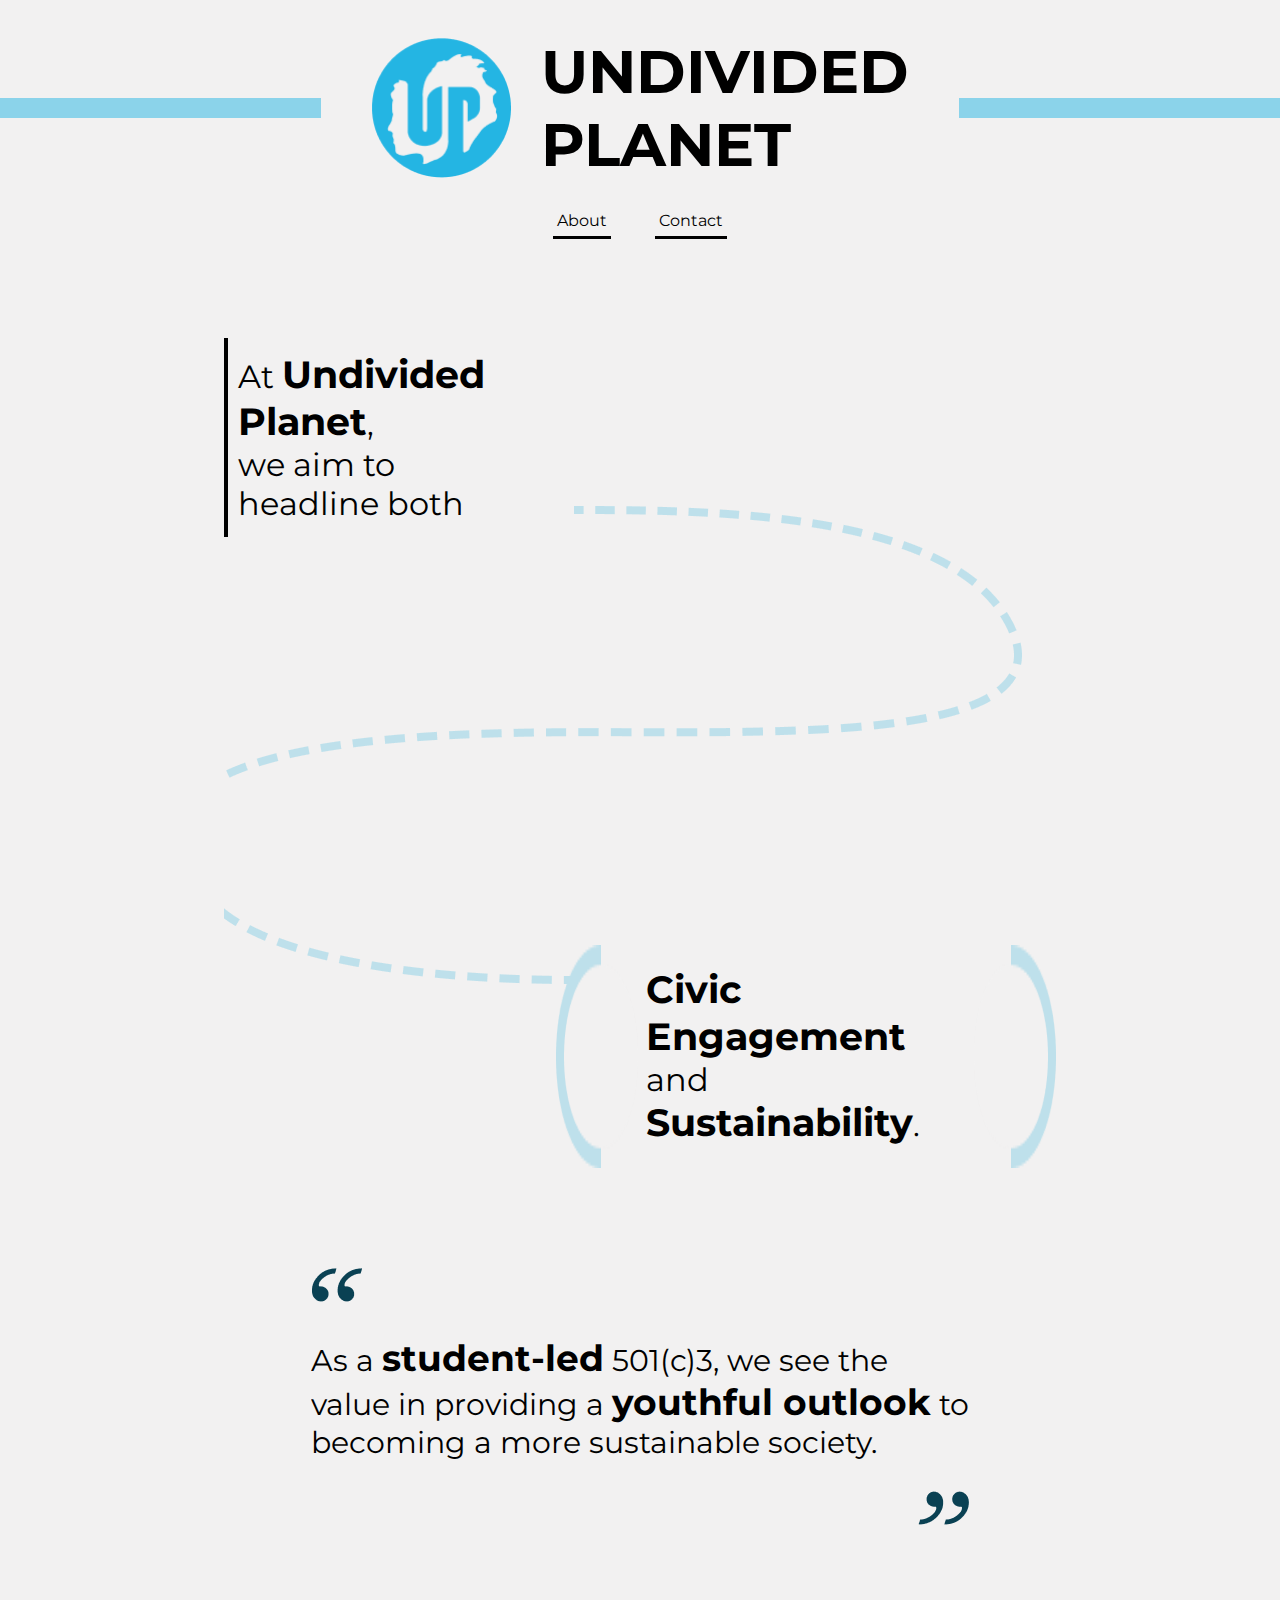
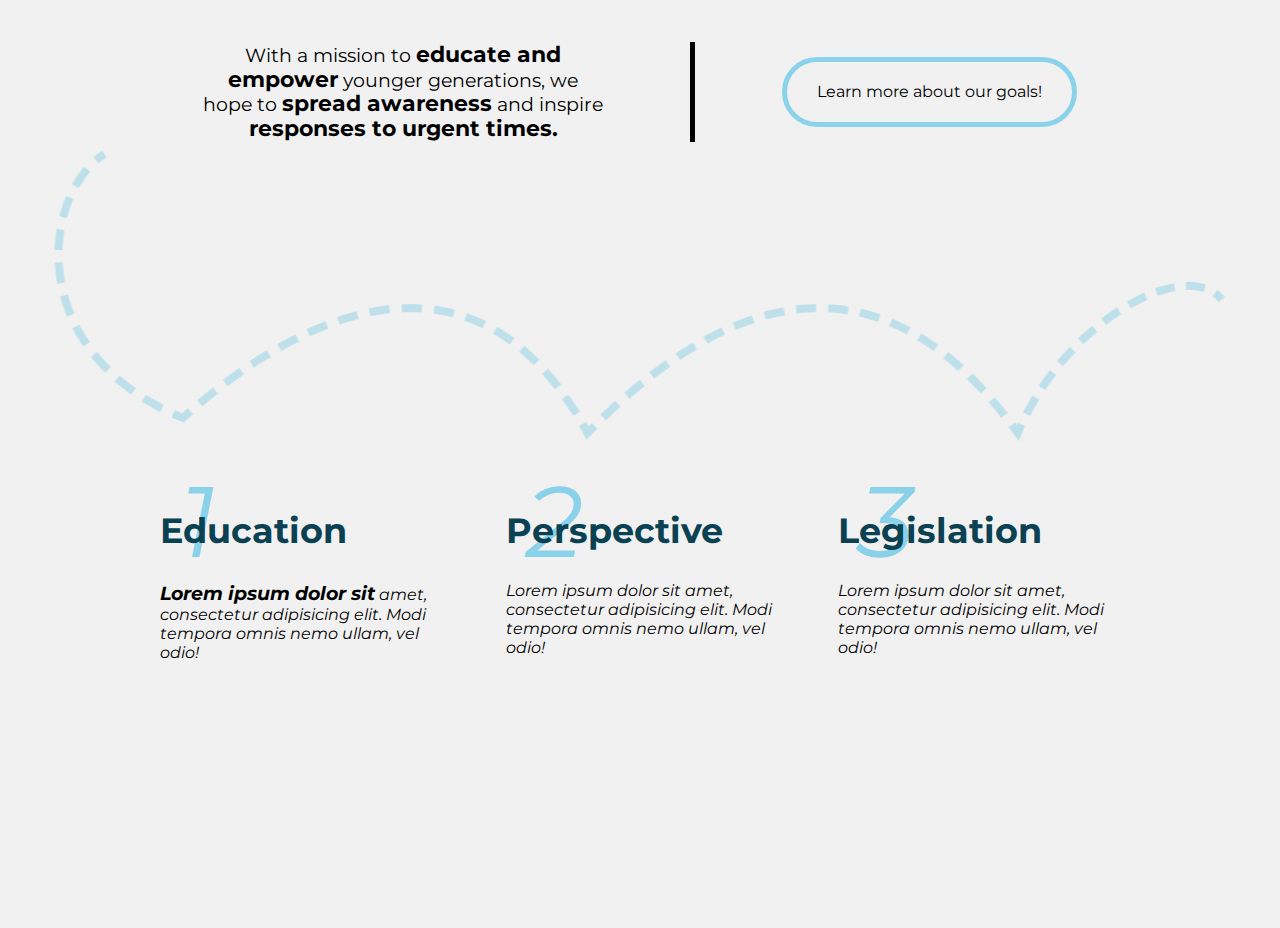
<file: index.html>
<!DOCTYPE html>
<html lang="en" dir="ltr">
  <head>
    <meta charset="utf-8">
    <title></title>
    <link rel="stylesheet" href="styles.css">
    <link rel="stylesheet" href="https://cdnjs.cloudflare.com/ajax/libs/font-awesome/5.14.0/css/all.min.css" integrity="sha512-1PKOgIY59xJ8Co8+NE6FZ+LOAZKjy+KY8iq0G4B3CyeY6wYHN3yt9PW0XpSriVlkMXe40PTKnXrLnZ9+fkDaog==" crossorigin="anonymous" />
  </head>
  <body>
    <section class="container" style="margin: 0;">
      <div class="header">
        <hr class="nav-hr">
        <img class="logo" src="imgs/new_logo.png" alt="">
        <h1 style="font-weight:700" class="title">UNDIVIDED PLANET</h1>
        <hr class="nav-hr">
      </div>
      <div class="navbar">
        <ul class="nav-list">
          <a href="index.html"><li class="nav-item">About</li></a>
          <a href="contact.html"><li class="nav-item">Contact</li></a>
        </ul>
      </div>
    </section>

    <section id="main" class="container">
      <div class="headline">
        <hr>
        <h1>At <span class="bold">Undivided Planet</span>,<br />we aim to headline both</h1>
      </div>
      <div class="spacer">
          <img class="main-image" src="imgs/squiggle_line.png" alt="">
      </div>
      <div class="headline h2">
        <img src="imgs/left_semi.png" alt="">
        <h1><span class="bold">Civic Engagement</span><br/>and <span class="bold">Sustainability</span>.</h1>
        <img src="imgs/right_semi.png" alt="">
        <span class="clear"></span>
      </div>
    </section>

    <section class="container">
      <div class="quote">
        <img id="left-quote" src="imgs/leftquote.png"alt="">
        <h3>As a <span class="bold">student-led</span> 501(c)3, we see the <br/>value in providing a <span class="bold">youthful outlook</span> to<br/>becoming a more sustainable society.</h3>
        <img id="right-quote" src="imgs/rightquote.png" alt="">
      </div>
    </section>

    <section class="container flex double">
      <!-- <img id="left-double-semi" src="imgs/left_semi.png" alt=""> -->
      <h3 class="double-text">With a mission to <span class="bold">educate and<br /> empower</span> younger generations, we<br /> hope to <span class="bold">spread awareness</span> and inspire<br /> <span class="bold">responses to urgent times.</span></h3>
      <hr>
      <div class="learn-more">
        <p>Learn more about our goals!</p>
      </div>
    </section>

    <div class="bounce-container">
      <img class="bounce" src="imgs/bounce.png" alt="">
    </div>

    <section class="container flex info">
      <div class="info-item">
        <h1>1</h1>
        <h2 class="subtitle bold">Education</h2>
        <p class="blurb"><span class="bold">Lorem ipsum dolor sit</span> amet, consectetur adipisicing elit. Modi tempora omnis nemo ullam, vel odio!</p>
      </div>
      <div class="info-item">
        <h1>2</h1>
        <h2 class="subtitle bold">Perspective</h2>
        <p class="blurb">Lorem ipsum dolor sit amet, consectetur adipisicing elit. Modi tempora omnis nemo ullam, vel odio!</p>
      </div>
      <div class="info-item">
        <h1>3</h1>
        <h2 class="subtitle bold">Legislation</h2>
        <p class="blurb">Lorem ipsum dolor sit amet, consectetur adipisicing elit. Modi tempora omnis nemo ullam, vel odio!</p>
      </div>
    </section>

  </body>
</html>
</file>
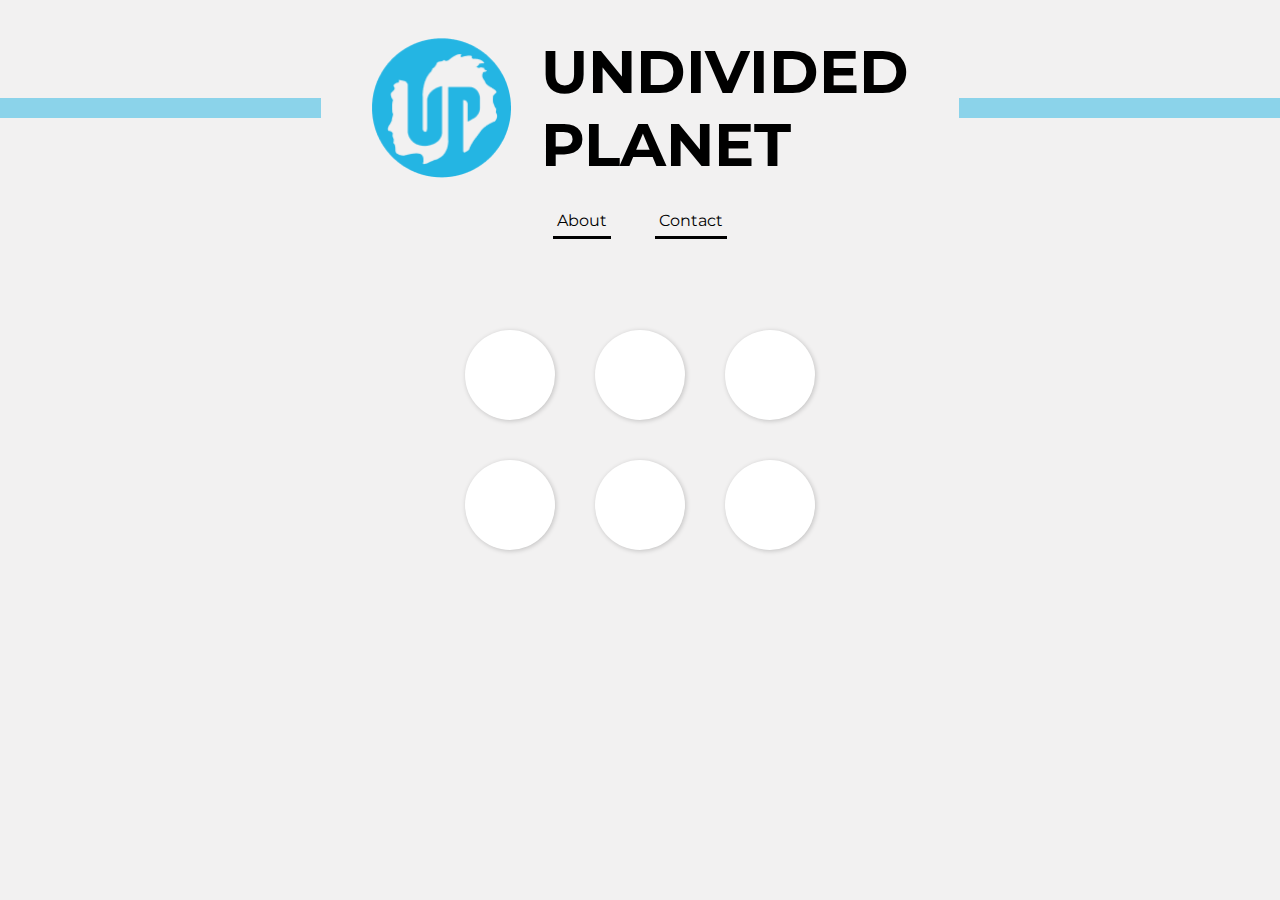
<file: contact.html>
<!DOCTYPE html>
<html lang="en" dir="ltr">
  <head>
    <meta charset="utf-8">
    <title></title>
    <link rel="stylesheet" href="styles.css">
    <link rel="stylesheet" href="contact.css">
    <link rel="stylesheet" href="https://cdnjs.cloudflare.com/ajax/libs/font-awesome/5.14.0/css/all.min.css" integrity="sha512-1PKOgIY59xJ8Co8+NE6FZ+LOAZKjy+KY8iq0G4B3CyeY6wYHN3yt9PW0XpSriVlkMXe40PTKnXrLnZ9+fkDaog==" crossorigin="anonymous" />
  </head>
  <body>
    <section class="container" style="margin: 0;">
      <div class="header">
        <hr class="nav-hr">
        <img class="logo" src="imgs/new_logo.png" alt="">
        <h1 style="font-weight:700" class="title">UNDIVIDED PLANET</h1>
        <hr class="nav-hr">
      </div>
      <div class="navbar">
        <ul class="nav-list">
          <a href="index.html"><li class="nav-item">About</li></a>
          <a href="contact.html"><li class="nav-item">Contact</li></a>
        </ul>
      </div>
    </section>

    <section class="social-links">
      <div class="social-media">
        <a class="social-item" href="#"><i class="fab fa-instagram"></i></a></a>
        <a class="social-item" href="#"><i class="fab fa-twitter"></i></a>
        <a class="social-item" href="#"><i class="fab fa-youtube"></i></a>
        <a class="social-item" href="#"><i class="fab fa-facebook"></i></a>
        <a class="social-item" href="#"><i class="fab fa-idk"></i></a>
        <a class="social-item" href="#"><i class="fab fa-iono"></i></a>
      </div>
    </section>
  </body>
</html>
</file>
<file: styles.css>
@import url('https://fonts.googleapis.com/css2?family=Montserrat:wght@400; 700&display=swap');

body {
  font-family: 'Montserrat', sans-serif;
  background-color: #F2F1F1;
  font-weight: normal;
  margin: 0;
  padding: 0;
}

h1, h2, h3, h4 {
  font-weight: normal;
}

a {
  color: black;
  text-decoration: none;
}

.wrap {
  display: block;
}

.bold {
  font-weight: 700;
  font-size:120%;
  transition:0.3s;
}

.bold:hover{
  color:#24B5E3;
  cursor: default;
}

.container {
  margin: 100px auto;
}

/* ====================== Navbar ========================= */

.header {
  display: flex;
  align-items: center;
  padding-top:35px;
}

.navbar {
  width: 100%;
  text-align:center;
  padding-top: 30px;
}

.logo {
  width: 140px;
  height: 140px;
  margin: 0 15px 0 50px;
}

.title {
  font-size: 60px;
  margin: 0 50px 0 15px;
}

.nav-list {
  list-style-type: none;
  margin: 0;
  padding: 0;
}

.nav-item {
  display: inline;
  margin: 0 20px;
  padding: 0 4px 6px 4px;
  border-bottom: 3px solid #000;
  cursor:pointer;
}

.nav-item:hover {
  font-weight:700;
}

.nav-hr {
  width: 100%;
  height: 20px;
  background-color: #24B5E3;
  border: none;
  opacity: 0.5;
}

/* ====================== Headline ======================= */

.spacer {
  height: 400px;
  overflow:visible;
}

.main-image {
  position: relative;
      top: 50%;
      left: 45%;
      transform: translate(-50%, -50%);
}

#main {
  position: relative;
  width: 65%;
  margin: 100px auto;
  overflow: auto;
}

#main > * {
  /* position: absolute; */
}

.headline{
  display: flex;
  width: 300px;
  left: 10%;
}

.h2 {
  width: 500px;
  float:right;
}

.headline hr {
  width: 5px;
  margin-right: 10px;
  border:none;
  background-color: black;
}

.main-shapes {
  z-index: 5;
  position:absolute;
  display: none;
}

.main-shapes > * {
  position: absolute;
}

#squiggle {
  top: 30px;
  width: 700px;
}

#circle {
  width:30px;
  top:20px;
  left: 200px;
}

/* ====================== Section 3 ======================= */

.quote {
  width: fit-content;
    margin: auto;
    overflow: auto
}

.quote h3 {
  font-size: 30px;
}

#right-quote {
  float: right;
}

.clear {
  clear: left;
  display: block;
}

/* ====================== Section 4 ======================= */

.flex {
  display: flex;
}
.double-text {
  text-align:center;
  line-height: 120%;
  font-weight: normal;
}
.learn-more {
  padding: 20px 30px;
  height: 20px;
  border-radius: 40px;
  border: 5px solid rgba(36, 181, 227, 0.5);
  cursor:pointer;
  transition:0.2s;
}

.learn-more:hover{
  transform:scale(1.05);
}

.learn-more p {
  margin: 0;
}

.double {
  display: flex;
  width: 75%;
  margin: 100px auto;
  justify-content:space-around;
  align-items: center;
}

.double hr {
  width: 5px;
    margin: 0;
    height: 100px;
    background-color: black;
    border: none;
}

/* ====================== Section 5 ======================= */

.info {
  width: 75%;
  margin: 100px auto 250px auto;
}

.info-item {
  position: relative;
}

.info-item+.info-item{
 margin-left: 50px;
}

.subtitle {
  font-size: 35px;
  font-weight: 700;
  color: #0A4153;
}

.blurb {
  font-size: 16px;
  font-style: italic;
}
.info-item h1 {
  position: absolute;
    font-size: 100px;
    opacity: 0.5;
    margin: -20px 0 0 20px;
    z-index: -10;
    font-style: italic;
    color: #24B5E3;
    padding-right: 10px;
}

/* =====================================================*/

.bounce-container {
  height: 120px;
  overflow: visible;
}

.bounce {
  position: relative;
top: 30%;
left:50%;
transform: translate(-50%, -50%);
}

.left-double-semi {
  margin:0;
  padding: 0;
}
</file>
<file: contact.css>
.social-links {
  margin: 100px auto 0 auto;
}

.social-media {
  display:grid;
  grid-template-columns: repeat(3, 1fr);
  width: fit-content;
  margin: auto;
  grid-gap: 40px;
  justify-items:center;
}

.social-item {
  width: 70px;
  height: 70px;
  padding: 10px;
  border-radius: 50%;
  background-color: blue;
  position: relative;
  display: block;
  background-color: #fff;
  text-align: center;
  transition: .2s;
  box-shadow: 1px 1px 5px rgba(0, 0, 0, 0.2);
  line-height: 80px;
}

.social-item:hover {
  transform: scale(1.1);
}

.fab {
   font-size: 30px;
 }
</file>
